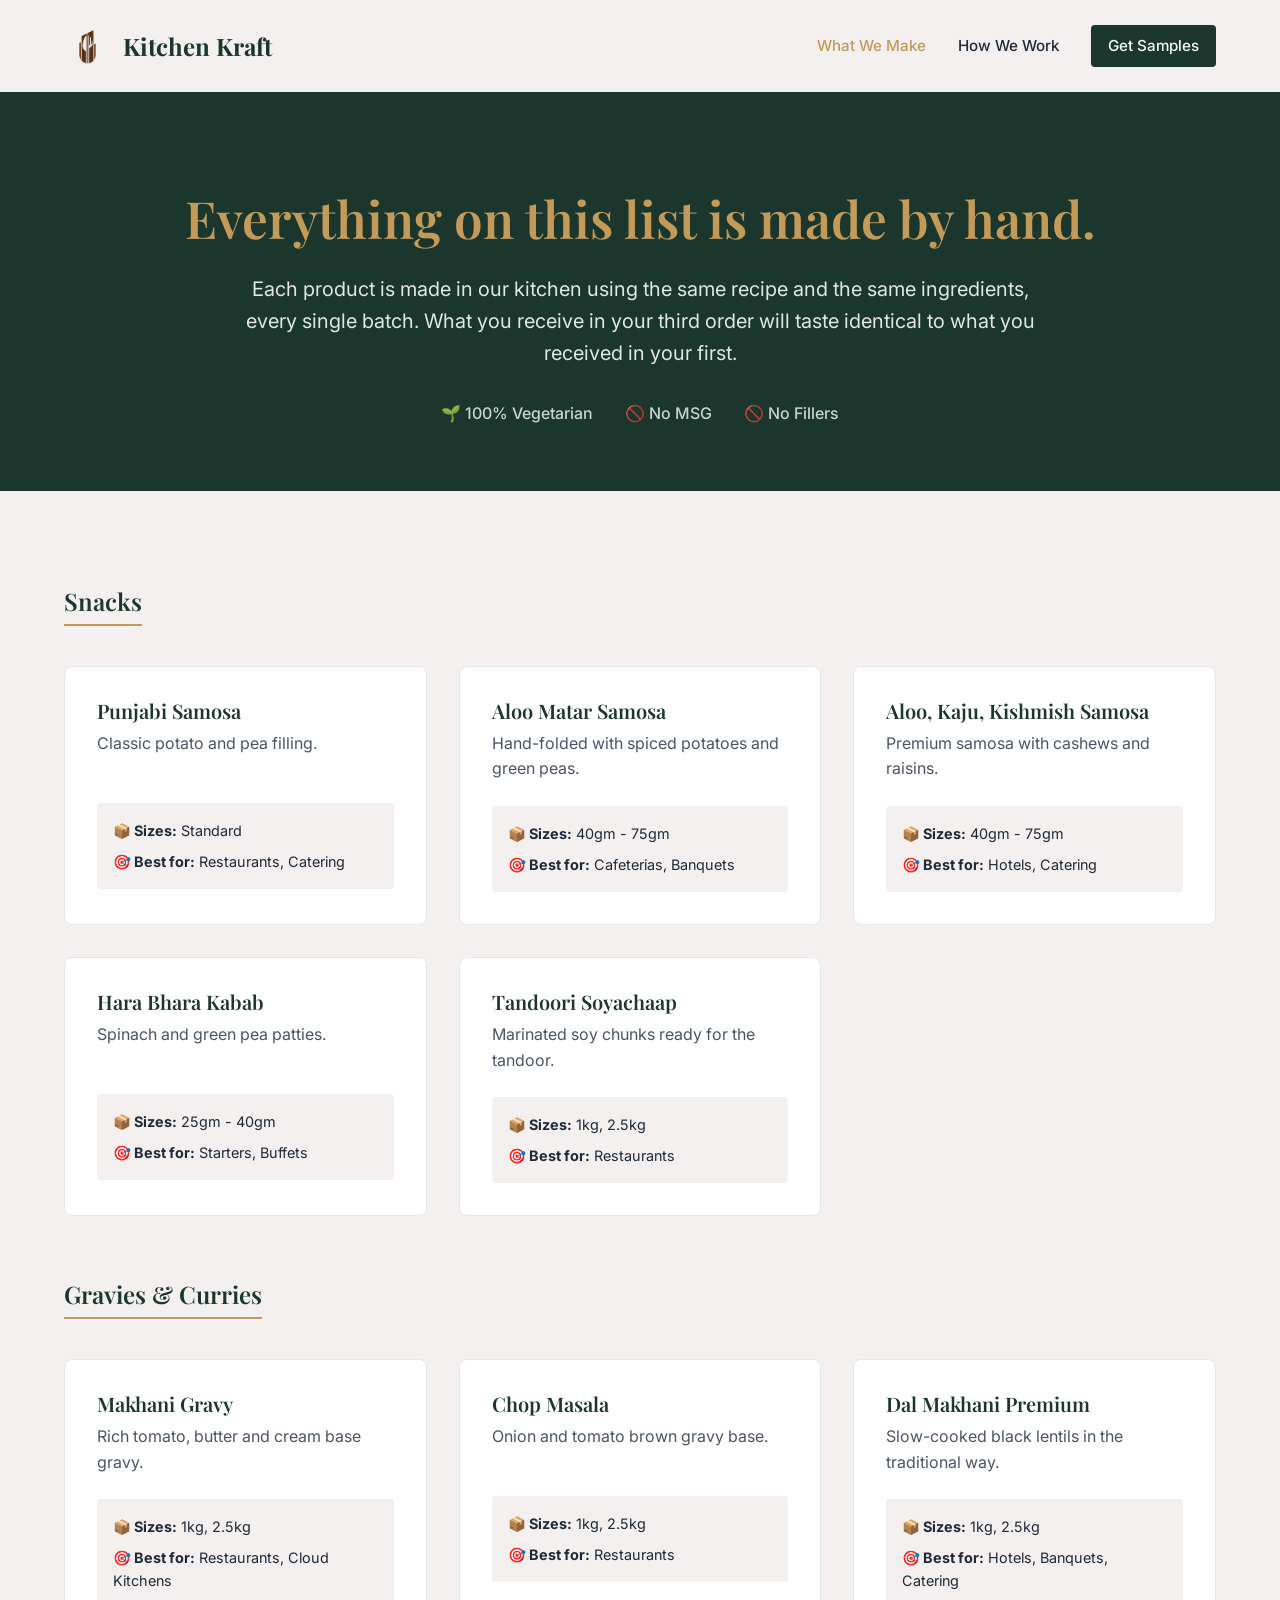
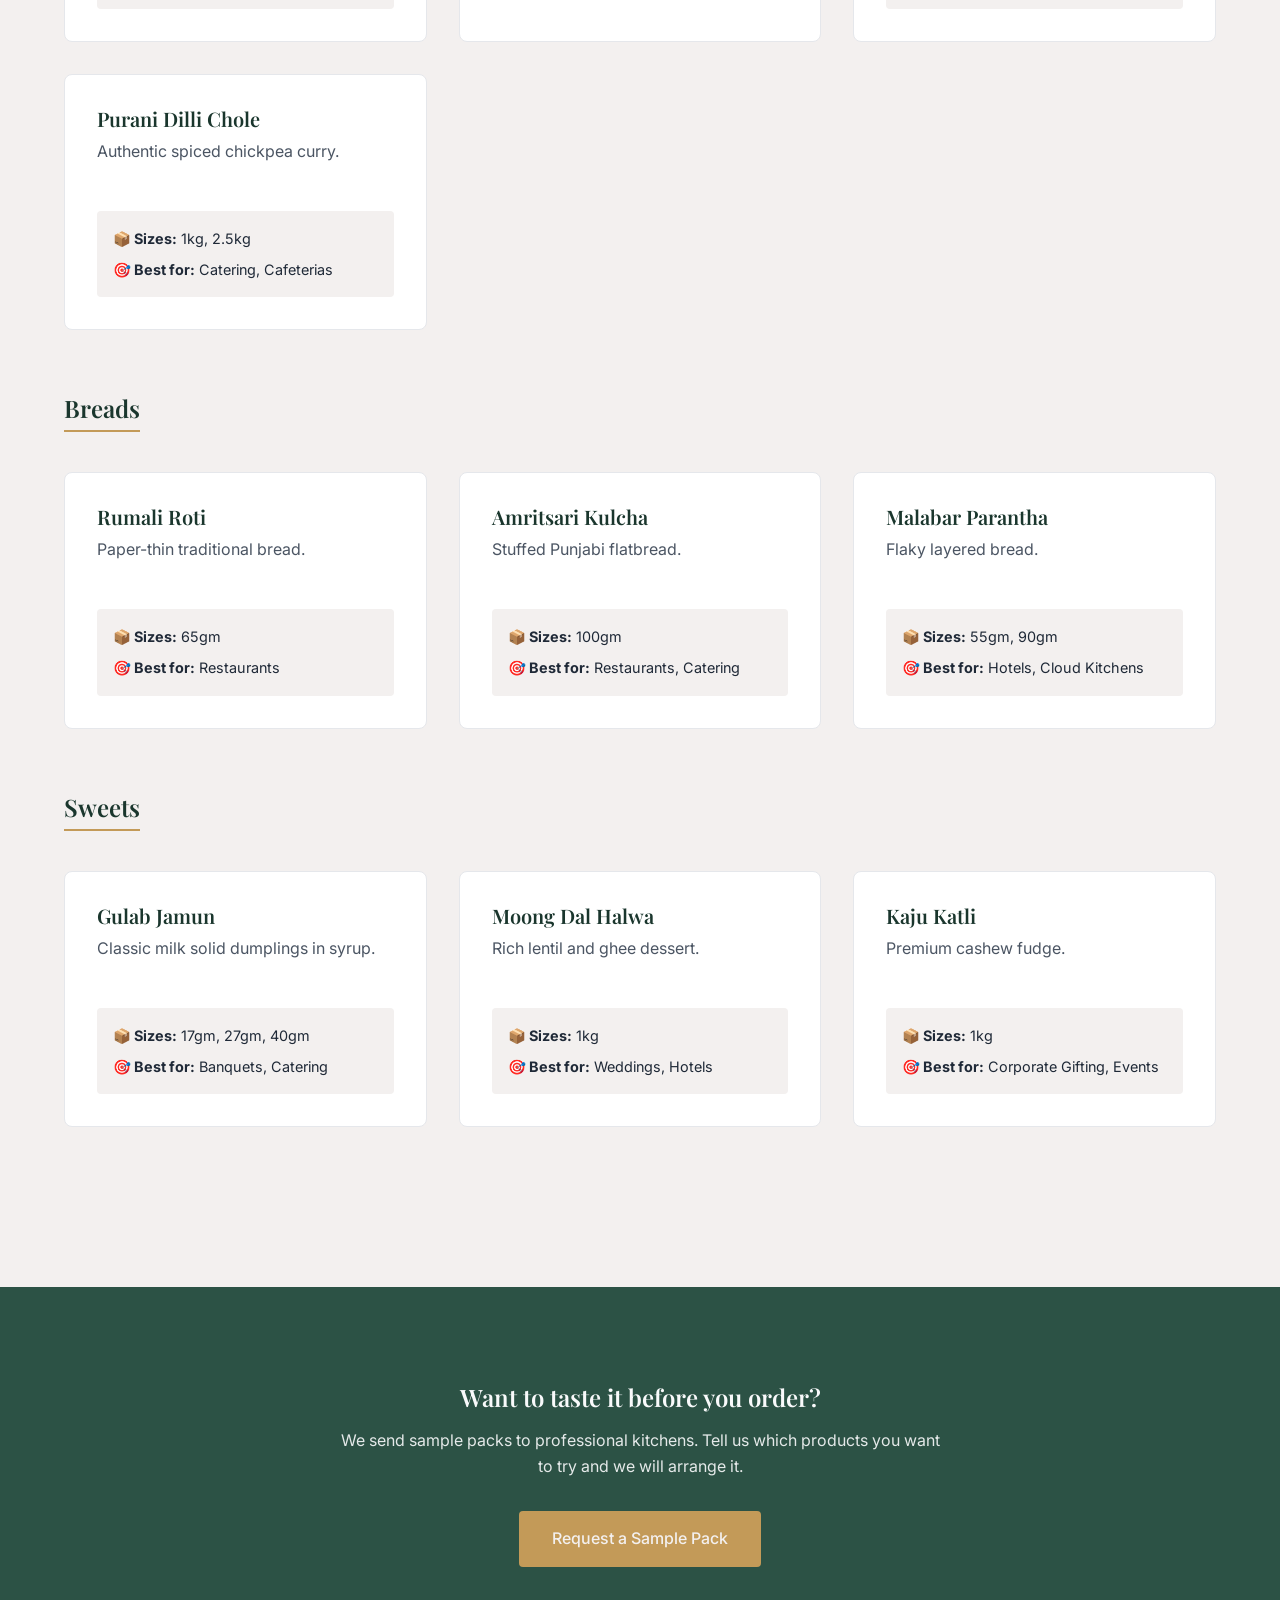
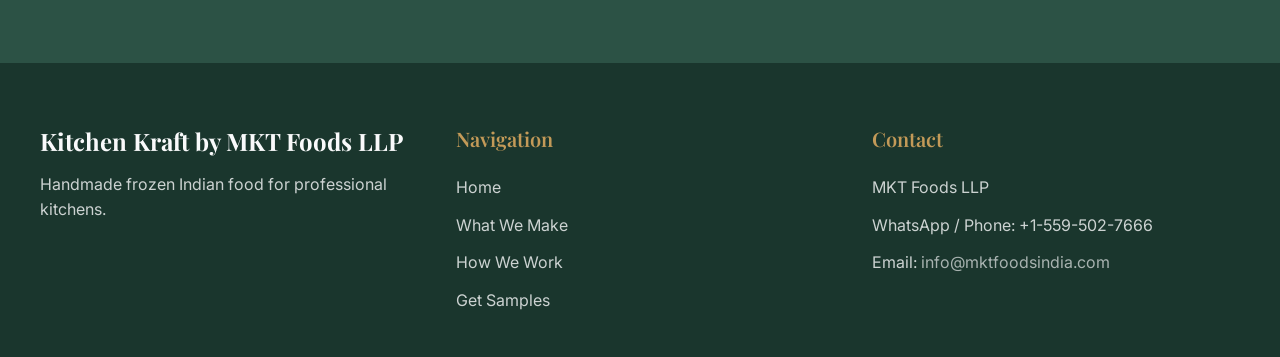
<file: products.html>
<!DOCTYPE html>
<html lang="en">

<head>
    <meta charset="UTF-8">
    <meta name="viewport" content="width=device-width, initial-scale=1.0">
    <title>Handmade Frozen Indian Gravies, Curries & Snacks | KitchenKraft Foods</title>
    <meta name="description"
        content="Browse our full range of handmade frozen Indian food. Available in bulk sizes for professional kitchens.">
    <link rel="stylesheet" href="styles/main.css?v=2">
    <style>
        .page-header {
            background-color: var(--brand-green);
            color: var(--text-light);
            text-align: center;
            padding: 6rem 1.5rem 4rem;
        }

        .page-header h1 {
            color: var(--accent-gold);
            font-size: clamp(2.5rem, 4vw, 3.5rem);
            margin-bottom: 1.5rem;
        }

        .menu-category {
            margin-bottom: 4rem;
        }

        .menu-category h2 {
            border-bottom: 2px solid var(--accent-gold);
            padding-bottom: 0.5rem;
            margin-bottom: 2.5rem;
            display: inline-block;
        }

        .products-grid {
            display: grid;
            grid-template-columns: repeat(auto-fit, minmax(320px, 1fr));
            gap: 2rem;
        }

        .product-item {
            background: var(--bg-card);
            border: 1px solid var(--border-color);
            border-radius: 8px;
            padding: 2rem;
            transition: box-shadow 0.3s ease;
        }

        .product-item:hover {
            box-shadow: var(--shadow-md);
            border-color: var(--accent-gold);
        }

        .product-name {
            font-size: 1.25rem;
            color: var(--brand-green);
            margin-bottom: 0.5rem;
            font-weight: 600;
            font-family: var(--font-heading);
        }

        .product-details {
            color: var(--text-muted);
            margin-bottom: 1.5rem;
            min-height: 48px;
        }

        .product-meta {
            font-size: 0.9rem;
            background: var(--bg-main);
            padding: 1rem;
            border-radius: 4px;
        }

        .product-meta p {
            margin-bottom: 0.5rem;
        }

        .product-meta p:last-child {
            margin-bottom: 0;
        }
    </style>
</head>

<body>
    <!-- Header -->
    <header class="site-header">
        <div class="nav-container">
            <a href="index.html" class="logo">
                <img src="images/Logo_V2.png" alt="Kitchen Kraft Logo">
                Kitchen Kraft
            </a>
            <button class="mobile-menu-btn">☰</button>
            <nav class="nav-links">
                <a href="products.html" style="color: var(--accent-gold);">What We Make</a>
                <a href="why-us.html">How We Work</a>
                <a href="sample-request.html" class="btn btn-primary" style="padding: 0.5rem 1rem;">Get Samples</a>
            </nav>
        </div>
    </header>

    <!-- Page Header -->
    <section class="page-header">
        <div class="container fade-in">
            <h1>Everything on this list is made by hand.</h1>
            <p style="font-size: 1.25rem; max-width: 800px; margin: 0 auto; opacity: 0.9;">
                Each product is made in our kitchen using the same recipe and the same ingredients, every single batch.
                What you receive in your third order will taste identical to what you received in your first.
            </p>
            <div
                style="margin-top: 2rem; display: flex; gap: 2rem; justify-content: center; opacity: 0.8; font-weight: 500;">
                <span>🌱 100% Vegetarian</span>
                <span>🚫 No MSG</span>
                <span>🚫 No Fillers</span>
            </div>
        </div>
    </section>

    <!-- Menu Section -->
    <section class="section" style="background-color: var(--bg-main);">
        <div class="container" id="menu-container">
            <!-- Populated by JS -->
        </div>
    </section>

    <!-- Bottom CTA -->
    <section class="section"
        style="background-color: var(--brand-green-light); color: var(--text-light); text-align: center;">
        <div class="container fade-in">
            <h2 style="color: var(--text-light); margin-bottom: 1rem;">Want to taste it before you order?</h2>
            <p style="max-width: 600px; margin: 0 auto 2rem; opacity: 0.9;">
                We send sample packs to professional kitchens. Tell us which products you want to try and we will
                arrange it.
            </p>
            <a href="sample-request.html" class="btn btn-accent">Request a Sample Pack</a>
        </div>
    </section>

    <!-- Footer (Same as index) -->
    <footer class="site-footer">
        <div class="footer-grid">
            <div>
                <h3 class="logo" style="color: var(--text-light); margin-bottom: 1rem;">Kitchen Kraft by MKT Foods LLP</h3>
                <p style="opacity: 0.8;">Handmade frozen Indian food for professional kitchens.</p>
            </div>
            <div>
                <h4 class="footer-heading">Navigation</h4>
                <ul class="footer-links">
                    <li><a href="index.html">Home</a></li>
                    <li><a href="products.html">What We Make</a></li>
                    <li><a href="why-us.html">How We Work</a></li>
                    <li><a href="sample-request.html">Get Samples</a></li>
                </ul>
            </div>
            <div>
                <h4 class="footer-heading">Contact</h4>
                <ul class="footer-links">
                    <li style="opacity: 0.8;">MKT Foods LLP</li>
                    <li style="opacity: 0.8;">WhatsApp / Phone: +1-559-502-7666</li>
                    <li style="opacity: 0.8;">Email: <a href="mailto:info@mktfoodsindia.com">info@mktfoodsindia.com</a></li>
                </ul>
            </div>
        </div>
    </footer>

    <script src="scripts/main.js"></script>
    <script src="scripts/cms-content.js"></script>
    <script>
        // Advanced Scroll Reveal Animation
        const observerOptions = {
            root: null,
            rootMargin: '0px',
            threshold: 0.15
        };

        const observer = new IntersectionObserver((entries, observer) => {
            entries.forEach((entry, index) => {
                if (entry.isIntersecting) {
                    setTimeout(() => {
                        entry.target.classList.add('active');
                    }, index * 100);
                    observer.unobserve(entry.target);
                }
            });
        }, observerOptions);

        document.addEventListener('DOMContentLoaded', () => {
            const container = document.getElementById('menu-container');
            if (window.menuData) {
                for (const [key, category] of Object.entries(window.menuData)) {
                    let sectionHTML = `
                        <div class="menu-category fade-in">
                            <h2>${category.title}</h2>
                            <div class="products-grid">
                    `;

                    category.items.forEach(item => {
                        sectionHTML += `
                            <div class="product-item">
                                <h3 class="product-name">${item.name}</h3>
                                <p class="product-details">${item.details}</p>
                                <div class="product-meta">
                                    <p><strong>📦 Sizes:</strong> ${item.sizes}</p>
                                    <p><strong>🎯 Best for:</strong> ${item.bestFor}</p>
                                </div>
                            </div>
                        `;
                    });

                    sectionHTML += `</div></div>`;
                    container.innerHTML += sectionHTML;
                }

                // Apply animations after rendering
                document.querySelectorAll('.fade-in').forEach(element => {
                    element.classList.remove('fade-in');
                    element.classList.add('reveal');
                });

                document.querySelectorAll('.reveal').forEach((element) => {
                    observer.observe(element);
                });
            }
        });
    </script>
</body>

</html>
</file>
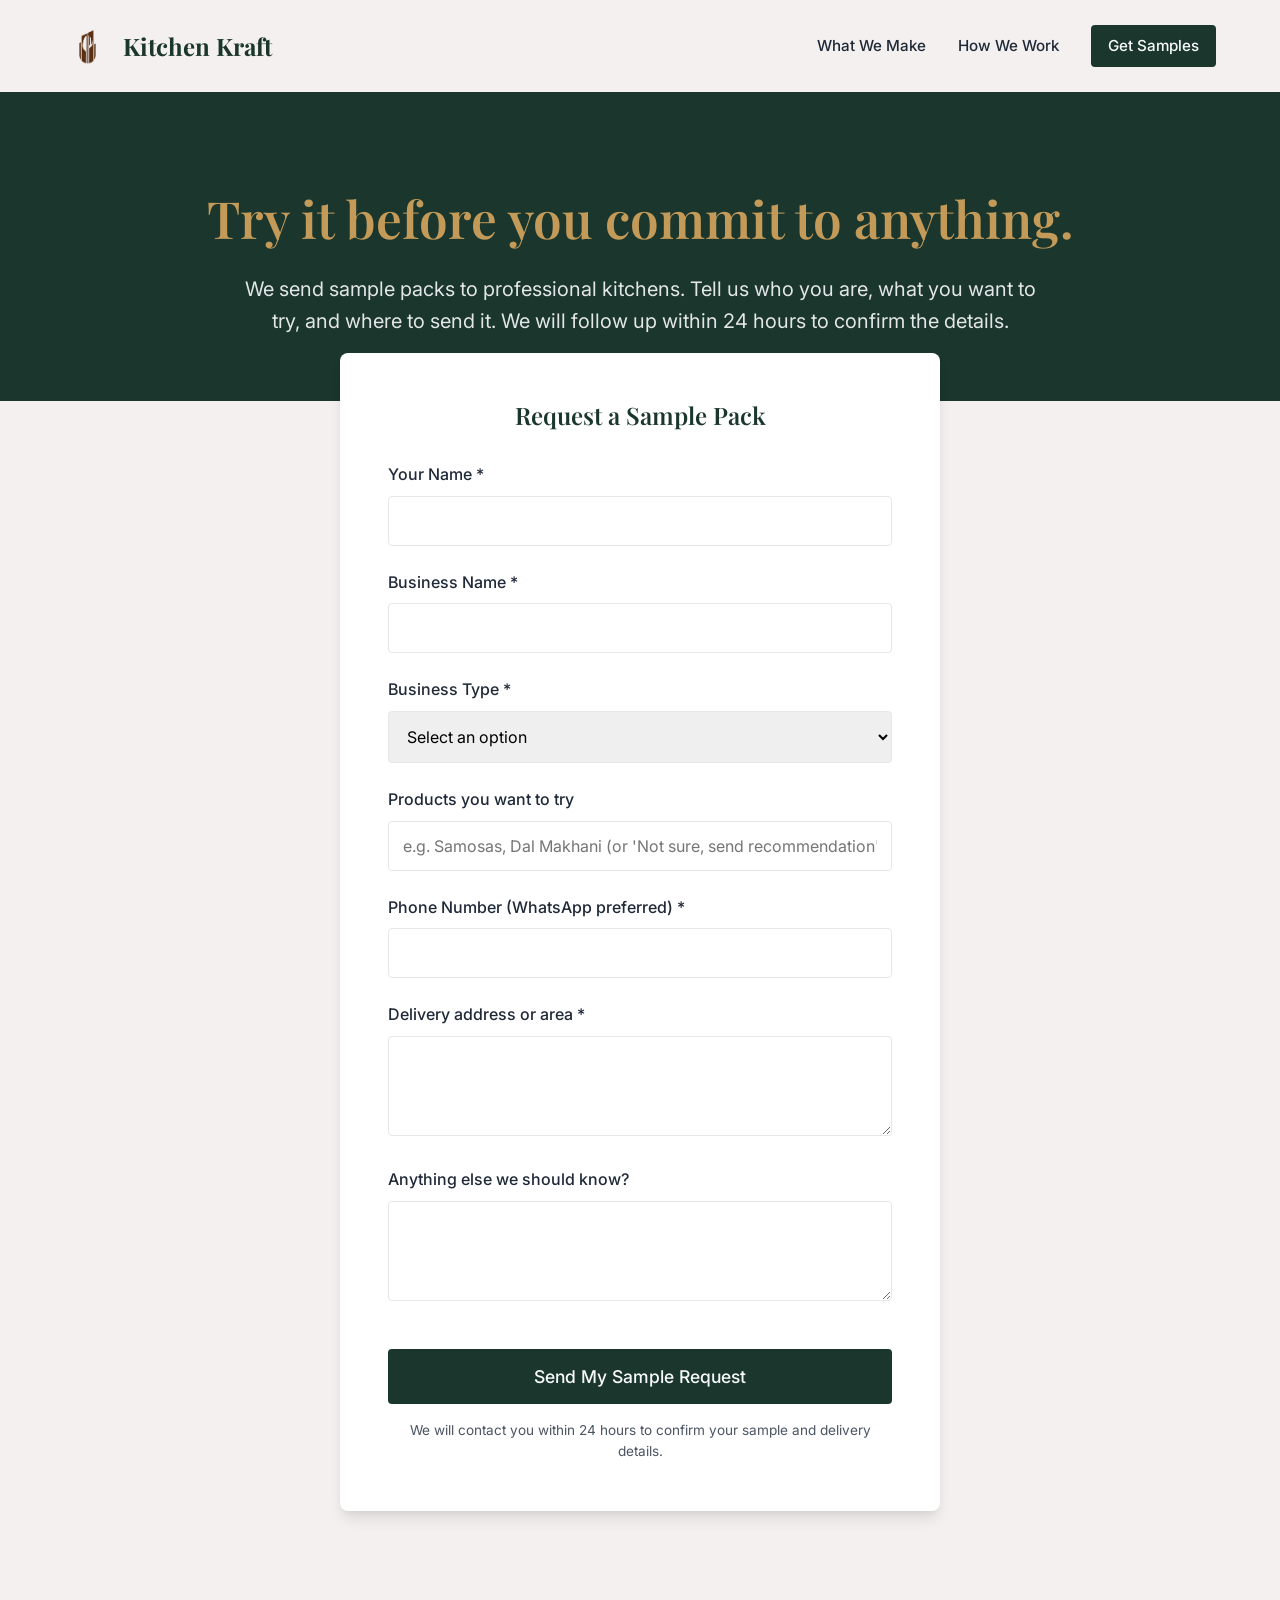
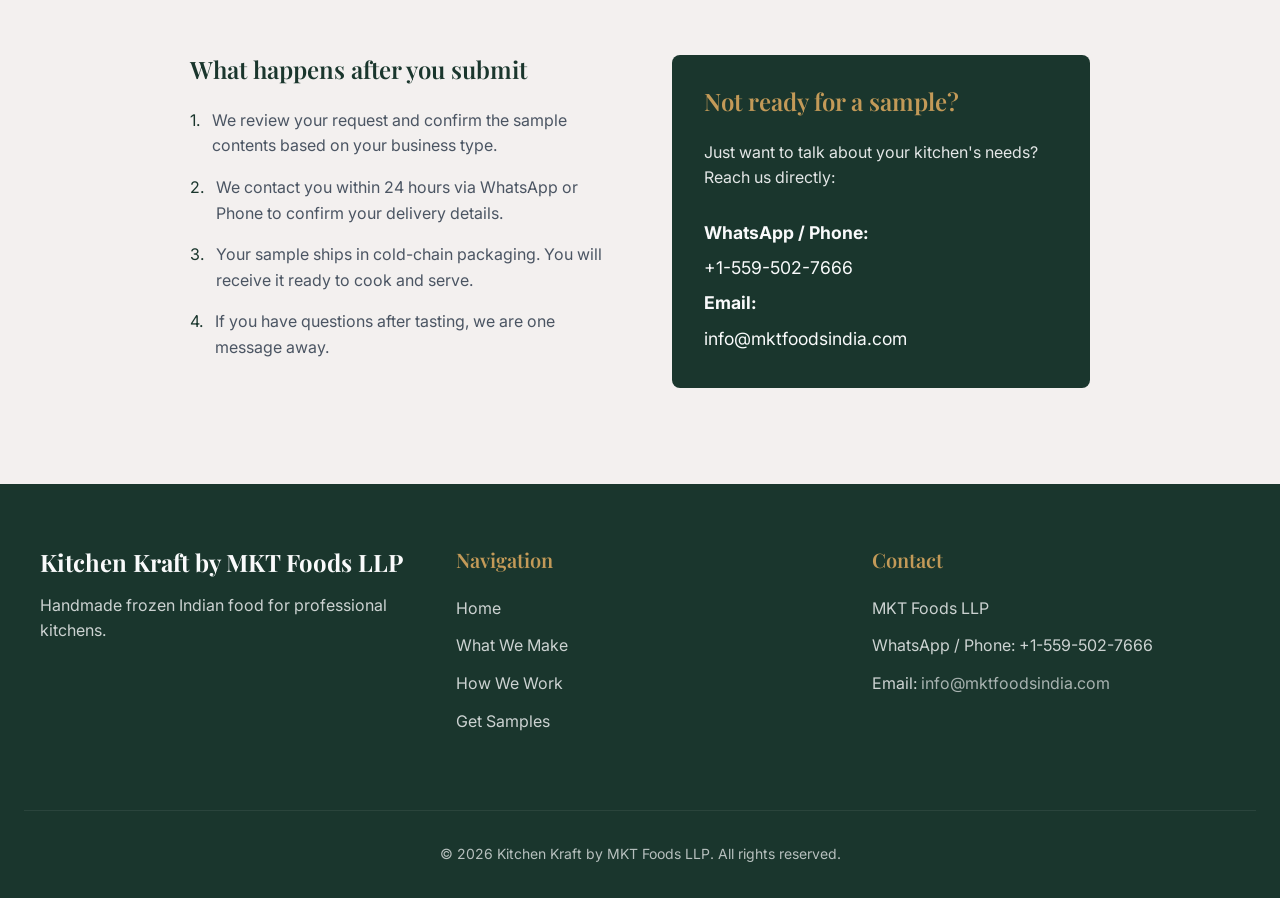
<file: sample-request.html>
<!DOCTYPE html>
<html lang="en">

<head>
    <meta charset="UTF-8">
    <meta name="viewport" content="width=device-width, initial-scale=1.0">
    <title>Request a Free Sample | Handmade Frozen Indian Food | KitchenKraft Foods</title>
    <meta name="description"
        content="Try our handmade frozen Indian food in your kitchen before you commit. We send sample packs to professional kitchens. Contact us within 24 hours.">
    <link rel="stylesheet" href="styles/main.css?v=2">
    <style>
        .page-header {
            background-color: var(--brand-green);
            color: var(--text-light);
            text-align: center;
            padding: 6rem 1.5rem 4rem;
        }

        .page-header h1 {
            color: var(--accent-gold);
            font-size: clamp(2.5rem, 4vw, 3.5rem);
            margin-bottom: 1.5rem;
        }

        .form-container {
            max-width: 600px;
            margin: -3rem auto 3rem;
            background: var(--bg-card);
            padding: 3rem;
            border-radius: 8px;
            box-shadow: var(--shadow-lg);
            position: relative;
            z-index: 10;
        }

        .form-group {
            margin-bottom: 1.5rem;
        }

        .form-label {
            display: block;
            margin-bottom: 0.5rem;
            font-weight: 500;
            color: var(--text-dark);
        }

        .form-control {
            width: 100%;
            padding: 0.875rem;
            border: 1px solid var(--border-color);
            border-radius: 4px;
            font-family: var(--font-body);
            font-size: 1rem;
            transition: border-color 0.3s ease;
        }

        .form-control:focus {
            outline: none;
            border-color: var(--brand-green);
            box-shadow: 0 0 0 3px rgba(26, 54, 45, 0.1);
        }

        textarea.form-control {
            resize: vertical;
            min-height: 100px;
        }

        .submit-btn {
            width: 100%;
            padding: 1rem;
            font-size: 1.1rem;
            margin-top: 1rem;
        }

        .submit-note {
            text-align: center;
            font-size: 0.85rem;
            color: var(--text-muted);
            margin-top: 1rem;
        }

        .info-grid {
            display: grid;
            grid-template-columns: 1fr 1fr;
            gap: 4rem;
            max-width: 900px;
            margin: 0 auto;
        }

        .info-block h3 {
            margin-bottom: 1.5rem;
            font-size: 1.5rem;
        }

        .info-block li {
            margin-bottom: 1rem;
            color: var(--text-muted);
            display: flex;
            align-items: flex-start;
            gap: 0.75rem;
        }

        @media (max-width: 768px) {
            .form-container {
                padding: 2rem 1.5rem;
                margin-top: -2rem;
            }

            .info-grid {
                grid-template-columns: 1fr;
                gap: 2.5rem;
            }
        }
    </style>
</head>

<body style="background-color: var(--bg-main);">
    <!-- Header -->
    <header class="site-header">
        <div class="nav-container">
            <a href="index.html" class="logo">
                <img src="images/Logo_V2.png" alt="Kitchen Kraft Logo">
                Kitchen Kraft
            </a>
            <button class="mobile-menu-btn">☰</button>
            <nav class="nav-links">
                <a href="products.html">What We Make</a>
                <a href="why-us.html">How We Work</a>
                <a href="sample-request.html" class="btn btn-primary" style="padding: 0.5rem 1rem;">Get Samples</a>
            </nav>
        </div>
    </header>

    <!-- Page Header -->
    <section class="page-header">
        <div class="container fade-in">
            <h1>Try it before you commit to anything.</h1>
            <p style="font-size: 1.25rem; max-width: 800px; margin: 0 auto; opacity: 0.9;">
                We send sample packs to professional kitchens. Tell us who you are, what you want to try, and where to
                send it. We will follow up within 24 hours to confirm the details.
            </p>
        </div>
    </section>

    <!-- Form Section -->
    <div class="container">
        <div class="form-container fade-in">
            <h2 style="margin-bottom: 2rem; text-align: center;">Request a Sample Pack</h2>
            <form action="#" method="POST" id="sample-form">
                <div class="form-group">
                    <label class="form-label" for="name">Your Name *</label>
                    <input type="text" id="name" name="name" class="form-control" required>
                </div>

                <div class="form-group">
                    <label class="form-label" for="business">Business Name *</label>
                    <input type="text" id="business" name="business" class="form-control" required>
                </div>

                <div class="form-group">
                    <label class="form-label" for="type">Business Type *</label>
                    <select id="type" name="type" class="form-control" required>
                        <option value="" disabled selected>Select an option</option>
                        <option value="Restaurant">Restaurant / Cloud Kitchen</option>
                        <option value="Hotel">Hotel or Banquet Hall</option>
                        <option value="Catering">Catering Company</option>
                        <option value="Corporate">Corporate Cafeteria or Canteen</option>
                        <option value="Other">Other</option>
                    </select>
                </div>

                <div class="form-group">
                    <label class="form-label" for="products">Products you want to try</label>
                    <input type="text" id="products" name="products" class="form-control"
                        placeholder="e.g. Samosas, Dal Makhani (or 'Not sure, send recommendation')">
                </div>

                <div class="form-group">
                    <label class="form-label" for="phone">Phone Number (WhatsApp preferred) *</label>
                    <input type="tel" id="phone" name="phone" class="form-control" required>
                </div>

                <div class="form-group">
                    <label class="form-label" for="address">Delivery address or area *</label>
                    <textarea id="address" name="address" class="form-control" required></textarea>
                </div>

                <div class="form-group">
                    <label class="form-label" for="notes">Anything else we should know?</label>
                    <textarea id="notes" name="notes" class="form-control"></textarea>
                </div>

                <button type="submit" class="btn btn-primary submit-btn">Send My Sample Request</button>
                <p class="submit-note">We will contact you within 24 hours to confirm your sample and delivery details.
                </p>
            </form>
        </div>
    </div>

    <!-- Info Section -->
    <section class="section pt-0">
        <div class="container fade-in">
            <div class="info-grid">
                <div class="info-block">
                    <h3>What happens after you submit</h3>
                    <ul>
                        <li><span style="color: var(--brand-green);">1.</span> We review your request and confirm the
                            sample contents based on your business type.</li>
                        <li><span style="color: var(--brand-green);">2.</span> We contact you within 24 hours via
                            WhatsApp or Phone to confirm your delivery details.</li>
                        <li><span style="color: var(--brand-green);">3.</span> Your sample ships in cold-chain
                            packaging. You will receive it ready to cook and serve.</li>
                        <li><span style="color: var(--brand-green);">4.</span> If you have questions after tasting, we
                            are one message away.</li>
                    </ul>
                </div>
                <div class="info-block"
                    style="background: var(--brand-green); color: var(--text-light); padding: 2rem; border-radius: 8px;">
                    <h3 style="color: var(--accent-gold);">Not ready for a sample?</h3>
                    <p style="margin-bottom: 1.5rem; opacity: 0.9;">Just want to talk about your kitchen's needs? Reach
                        us directly:</p>
                    <div style="font-size: 1.1rem; line-height: 2;">
                        <p><strong>WhatsApp / Phone:</strong><br> +1-559-502-7666</p>
                        <p><strong>Email:</strong><br> <a href="mailto:info@mktfoodsindia.com" style="color: inherit;">info@mktfoodsindia.com</a></p>
                    </div>
                </div>
            </div>
        </div>
    </section>

    <!-- Footer -->
    <footer class="site-footer">
        <div class="footer-grid">
            <div>
                <h3 class="logo" style="color: var(--text-light); margin-bottom: 1rem;">Kitchen Kraft by MKT Foods LLP</h3>
                <p style="opacity: 0.8;">Handmade frozen Indian food for professional kitchens.</p>
            </div>
            <div>
                <h4 class="footer-heading">Navigation</h4>
                <ul class="footer-links">
                    <li><a href="index.html">Home</a></li>
                    <li><a href="products.html">What We Make</a></li>
                    <li><a href="why-us.html">How We Work</a></li>
                    <li><a href="sample-request.html">Get Samples</a></li>
                </ul>
            </div>
            <div>
                <h4 class="footer-heading">Contact</h4>
                <ul class="footer-links">
                    <li style="opacity: 0.8;">MKT Foods LLP</li>
                    <li style="opacity: 0.8;">WhatsApp / Phone: +1-559-502-7666</li>
                    <li style="opacity: 0.8;">Email: <a href="mailto:info@mktfoodsindia.com">info@mktfoodsindia.com</a></li>
                </ul>
            </div>
        </div>
        <div class="footer-bottom">
            <p>&copy; 2026 Kitchen Kraft by MKT Foods LLP. All rights reserved.</p>
        </div>
    </footer>

    <script src="scripts/main.js"></script>
    <script>
        // Advanced Scroll Reveal Animation
        const observerOptions = {
            root: null,
            rootMargin: '0px',
            threshold: 0.15
        };

        const observer = new IntersectionObserver((entries, observer) => {
            entries.forEach((entry, index) => {
                if (entry.isIntersecting) {
                    setTimeout(() => {
                        entry.target.classList.add('active');
                    }, index * 100);
                    observer.unobserve(entry.target);
                }
            });
        }, observerOptions);

        document.querySelectorAll('.fade-in').forEach(element => {
            element.classList.remove('fade-in');
            element.classList.add('reveal');
        });

        document.querySelectorAll('.reveal').forEach((element) => {
            observer.observe(element);
        });

        document.getElementById('sample-form').addEventListener('submit', function (e) {
            e.preventDefault();
            // Simple validation feedback for demo
            const btn = this.querySelector('.submit-btn');
            const originalText = btn.textContent;
            btn.textContent = 'Sending...';
            btn.style.backgroundColor = 'var(--accent-gold)';
            btn.style.color = 'var(--bg-main)';

            setTimeout(() => {
                btn.textContent = 'Request Sent!';
                btn.style.backgroundColor = 'var(--brand-green-light)';
                btn.style.color = 'var(--text-light)';
                this.reset();

                setTimeout(() => {
                    btn.textContent = originalText;
                    btn.style.backgroundColor = '';
                    btn.style.color = '';
                }, 3000);
            }, 1000);
        });
    </script>
</body>

</html>
</file>
<file: styles/main.css>
/* ==========================================================================
   KITCHENKRAFT FOODS - GLOBAL STYLES
   ========================================================================== */

@import url('https://fonts.googleapis.com/css2?family=Inter:wght@300;400;500;600&family=Playfair+Display:ital,wght@0,400;0,600;0,700;1,400&display=swap');

:root {
  /* Brand Colors */
  --brand-green: #1a362d;
  --brand-green-light: #2c5245;
  --accent-gold: #c39a58;
  --accent-gold-hover: #dfb265;

  /* Typography */
  --font-heading: 'Playfair Display', serif;
  --font-body: 'Inter', sans-serif;

  /* Surface Colors */
  --bg-main: #f3f0ef;
  --bg-card: #ffffff;
  --bg-dark: #111827;

  /* Text Colors */
  --text-dark: #1f2937;
  --text-muted: #4b5563;
  --text-light: #f9fafb;

  /* Borders & Shadows */
  --border-color: #e5e7eb;
  --shadow-sm: 0 1px 2px 0 rgba(0, 0, 0, 0.05);
  --shadow-md: 0 4px 6px -1px rgba(0, 0, 0, 0.1), 0 2px 4px -1px rgba(0, 0, 0, 0.06);
  --shadow-lg: 0 10px 15px -3px rgba(0, 0, 0, 0.1), 0 4px 6px -2px rgba(0, 0, 0, 0.05);

  /* Layout */
  --container-width: 1200px;
  --section-padding: 6rem 1.5rem;
  /* Increased padding */
}

/* Reset & Base Styles */
*,
*::before,
*::after {
  box-sizing: border-box;
  margin: 0;
  padding: 0;
}

html {
  scroll-behavior: smooth;
}

body {
  font-family: var(--font-body);
  background-color: var(--bg-main);
  color: var(--text-dark);
  line-height: 1.6;
  -webkit-font-smoothing: antialiased;
}

h1,
h2,
h3,
h4,
h5,
h6 {
  font-family: var(--font-heading);
  font-weight: 600;
  line-height: 1.2;
  color: var(--brand-green);
}

a {
  text-decoration: none;
  color: inherit;
  transition: color 0.3s ease;
}

ul {
  list-style: none;
}

img {
  max-width: 100%;
  display: block;
}

/* Layout Classes */
.container {
  max-width: var(--container-width);
  margin: 0 auto;
  padding: 0 1.5rem;
}

.section {
  padding: var(--section-padding);
}

.text-center {
  text-align: center;
}

/* Buttons */
.btn {
  display: inline-block;
  padding: 0.875rem 2rem;
  font-family: var(--font-body);
  font-weight: 500;
  font-size: 1rem;
  border-radius: 4px;
  text-align: center;
  cursor: pointer;
  transition: all 0.3s ease;
  border: 1px solid transparent;
}

.btn-primary {
  background-color: var(--brand-green);
  color: var(--text-light);
}

.btn-primary:hover {
  background-color: var(--brand-green-light);
  transform: translateY(-2px);
  box-shadow: 0 10px 15px -3px rgba(26, 54, 45, 0.3);
}

.btn-secondary {
  background-color: transparent;
  color: var(--brand-green);
  border-color: var(--brand-green);
}

.btn-secondary:hover {
  background-color: var(--brand-green);
  color: var(--text-light);
}

.btn-accent {
  background-color: var(--accent-gold);
  color: var(--bg-main);
}

.btn-accent:hover {
  background-color: var(--accent-gold-hover);
  transform: translateY(-2px);
  box-shadow: 0 10px 15px -3px rgba(195, 154, 88, 0.3);
}

/* Navigation - Glassmorphism */
.site-header {
  background-color: #f3f0ef;
  /* Opaque color to match logo exactly */
  /* Remove blur since we are using solid matching color */
  position: sticky;
  top: 0;
  z-index: 1000;
  transition: all 0.3s ease;
}

.nav-container {
  display: flex;
  justify-content: space-between;
  align-items: center;
  padding: 1rem 1.5rem;
  max-width: var(--container-width);
  margin: 0 auto;
}

.logo {
  display: flex;
  align-items: center;
  font-family: var(--font-heading);
  font-size: 1.5rem;
  font-weight: 700;
  color: var(--brand-green);
}

.logo img {
  height: 60px;
  /* Increased size */
  width: auto;
  margin-right: 12px;
  object-fit: contain;
}

.nav-links {
  display: flex;
  gap: 2rem;
  align-items: center;
}

.nav-links a {
  position: relative;
  font-weight: 500;
  font-size: 0.95rem;
}

/* Animated Underline for Navigation Links */
.nav-links a::after {
  content: '';
  position: absolute;
  width: 0;
  height: 2px;
  bottom: -4px;
  left: 0;
  background-color: var(--accent-gold);
  transition: width 0.3s ease;
}

.nav-links a:hover::after {
  width: 100%;
}

.nav-links a:hover {
  color: var(--brand-green);
  /* Stay green on hover for text */
}

.mobile-menu-btn {
  display: none;
  background: none;
  border: none;
  font-size: 1.5rem;
  cursor: pointer;
  color: var(--brand-green);
}

/* Animations */
@keyframes fadeIn {
  from {
    opacity: 0;
    transform: translateY(20px);
  }

  to {
    opacity: 1;
    transform: translateY(0);
  }
}

.fade-in {
  animation: fadeIn 0.8s ease forwards;
  opacity: 0;
}

/* Advanced Animations */
.reveal {
  opacity: 0;
  transform: translateY(30px);
  transition: all 0.8s cubic-bezier(0.5, 0, 0, 1);
  /* Smooth snap into place */
}

.reveal.active {
  opacity: 1;
  transform: translateY(0);
}

/* Parallax Utility */
.parallax-bg {
  background-attachment: fixed;
  background-position: center;
  background-repeat: no-repeat;
  background-size: cover;
}

/* Modal */
.modal-backdrop {
  position: fixed;
  top: 0;
  left: 0;
  right: 0;
  bottom: 0;
  background: rgba(0, 0, 0, 0.6);
  backdrop-filter: blur(4px);
  display: flex;
  align-items: center;
  justify-content: center;
  z-index: 2000;
  opacity: 0;
  visibility: hidden;
  transition: opacity 0.3s ease, visibility 0.3s ease;
}

.modal-backdrop.active {
  opacity: 1;
  visibility: visible;
}

.modal-content {
  background: var(--bg-card);
  padding: 3rem;
  border-radius: 12px;
  max-width: 500px;
  width: 90%;
  position: relative;
  transform: translateY(20px);
  transition: transform 0.3s ease;
  box-shadow: var(--shadow-lg);
}

.modal-backdrop.active .modal-content {
  transform: translateY(0);
}

.modal-close {
  position: absolute;
  top: 1rem;
  right: 1.5rem;
  background: none;
  border: none;
  font-size: 2rem;
  cursor: pointer;
  color: var(--text-muted);
}

.modal-close:hover {
  color: var(--brand-green);
}

/* Footer */
.site-footer {
  background-color: var(--brand-green);
  color: var(--text-light);
  padding: 4rem 1.5rem 2rem;
}

.footer-grid {
  display: grid;
  grid-template-columns: repeat(auto-fit, minmax(250px, 1fr));
  gap: 3rem;
  max-width: var(--container-width);
  margin: 0 auto;
}

.footer-heading {
  color: var(--accent-gold);
  font-size: 1.25rem;
  margin-bottom: 1.5rem;
  font-family: var(--font-heading);
}

.footer-links li {
  margin-bottom: 0.75rem;
}

.footer-links a {
  color: var(--text-light);
  opacity: 0.8;
}

.footer-links a:hover {
  color: var(--accent-gold);
  opacity: 1;
}

.footer-bottom {
  margin-top: 4rem;
  text-align: center;
  padding-top: 2rem;
  border-top: 1px solid rgba(255, 255, 255, 0.1);
  font-size: 0.875rem;
  opacity: 0.7;
}

/* Responsive */
@media (max-width: 768px) {
  .nav-links {
    display: none;
    /* Mobile menu hidden by default */
    position: absolute;
    top: 100%;
    left: 0;
    right: 0;
    background-color: var(--bg-card);
    flex-direction: column;
    padding: 2rem;
    box-shadow: var(--shadow-md);
  }

  .nav-links.active {
    display: flex;
  }

  .mobile-menu-btn {
    display: block;
  }

  .section {
    padding: 3rem 1.5rem;
  }
}
</file>
